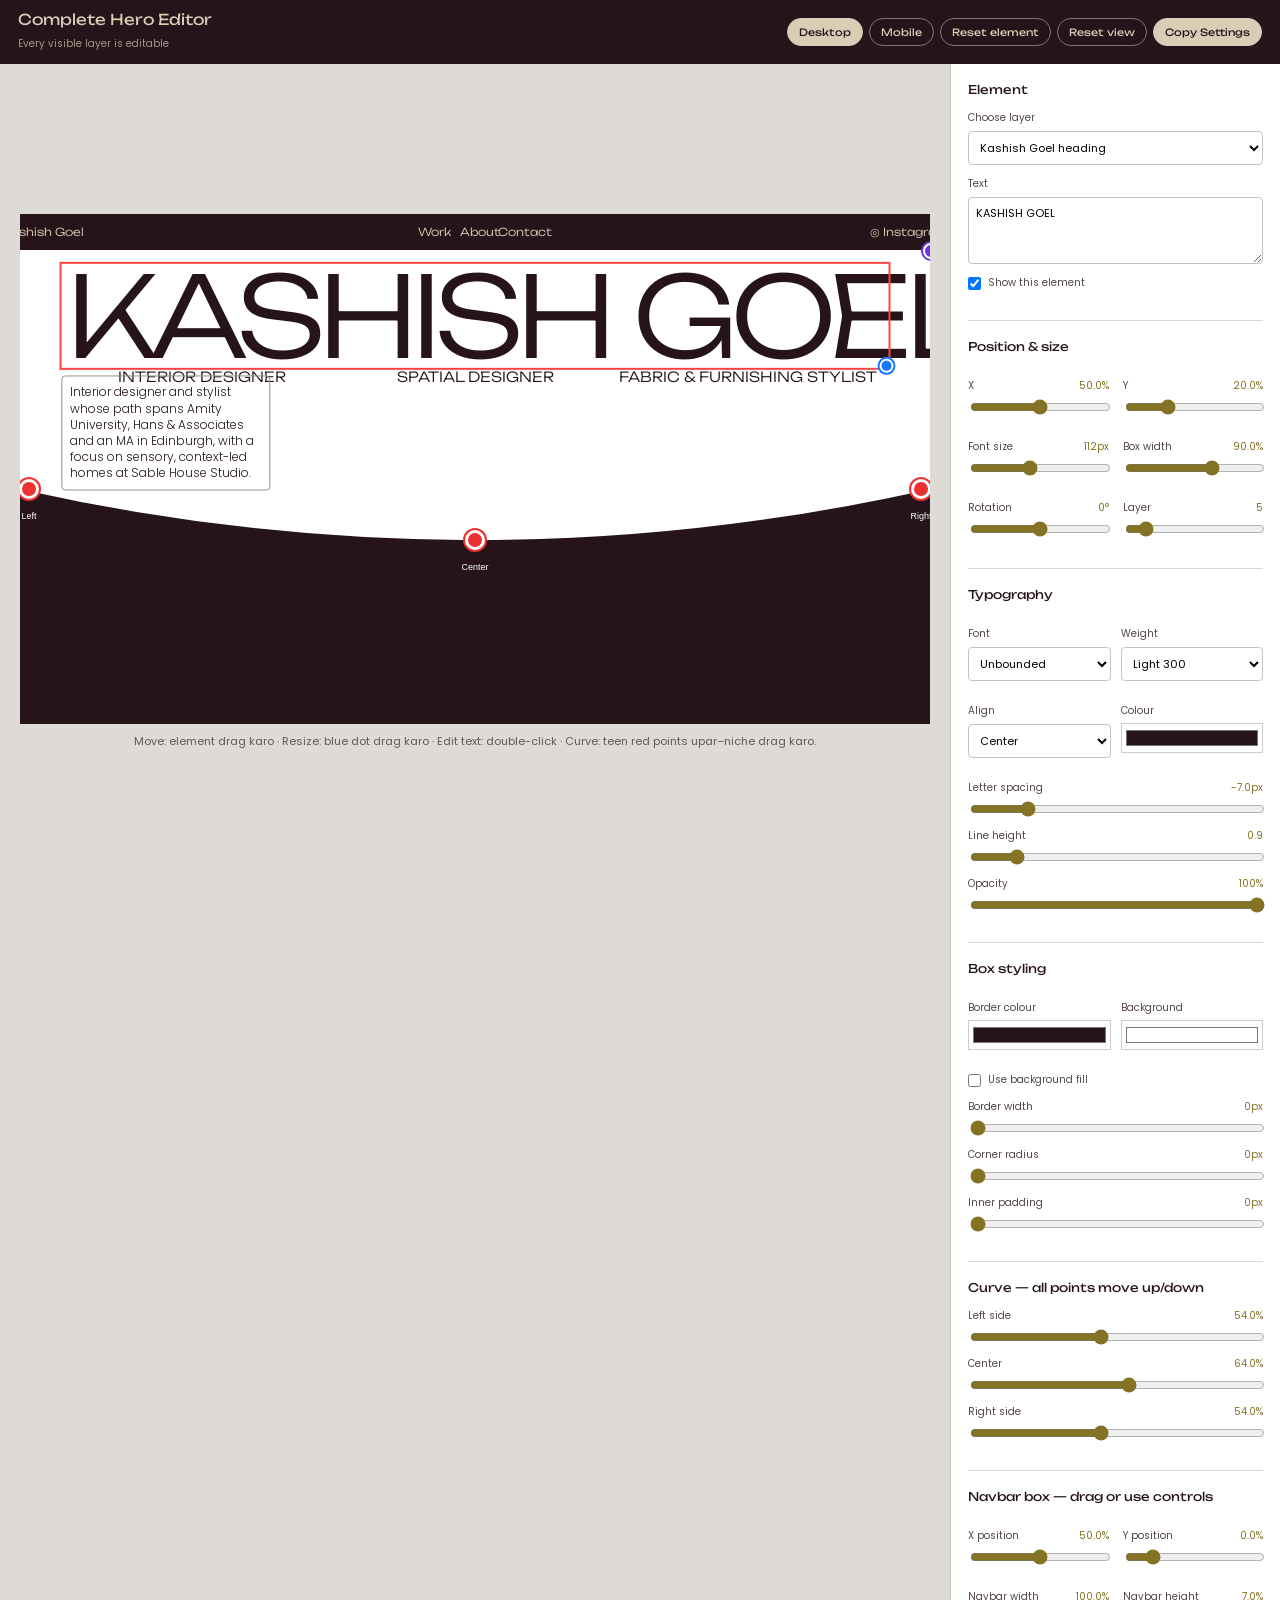
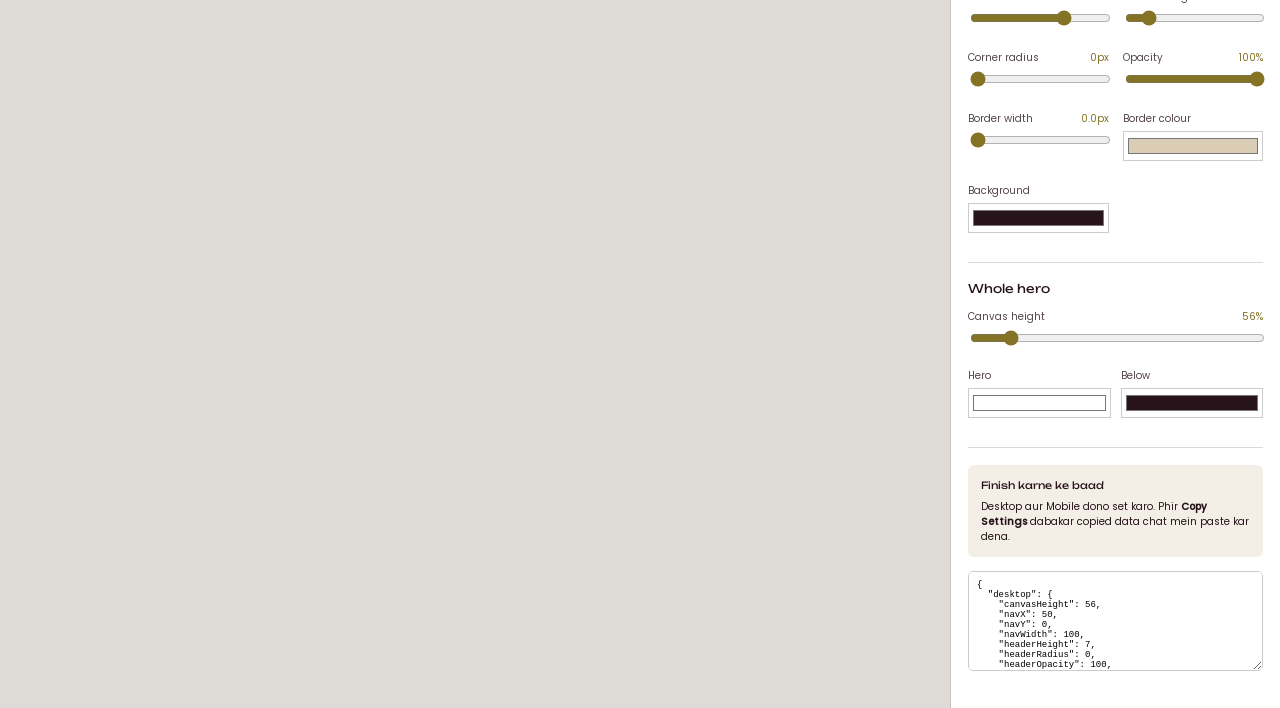
<file: hero-editor.html>
<!doctype html>
<html lang="en">
<head>
  <meta charset="utf-8">
  <meta name="viewport" content="width=device-width,initial-scale=1">
  <meta name="theme-color" content="#26141A">
  <title>Kashish Complete Hero Editor</title>
  <link rel="stylesheet" href="hero-editor.css">
  <script defer src="hero-editor.js"></script>
</head>
<body>
  <header class="editor-bar">
    <div class="editor-title"><strong>Complete Hero Editor</strong><span>Every visible layer is editable</span></div>
    <div class="editor-actions">
      <button type="button" data-device="desktop" aria-pressed="true">Desktop</button>
      <button type="button" data-device="mobile" aria-pressed="false">Mobile</button>
      <button type="button" id="reset-element">Reset element</button>
      <button type="button" id="reset-all">Reset view</button>
      <button class="primary" type="button" id="copy">Copy Settings</button>
    </div>
  </header>

  <main class="workspace">
    <section class="stage-wrap" aria-label="Editable hero preview">
      <div class="canvas-shell">
        <div class="canvas" id="canvas">
          <svg class="hero-shape" id="hero-shape" aria-hidden="true" preserveAspectRatio="none"><path id="hero-path"></path></svg>
          <div class="header-shape" id="header-shape" title="Drag navbar box to move">
            <span class="nav-box-label">Navbar box</span>
            <i class="nav-resize-handle" id="nav-resize-handle" title="Drag to resize navbar"></i>
          </div>

          <div class="editable-element" data-key="brand"><span class="content">Kashish Goel</span><i class="resize-handle"></i></div>
          <div class="editable-element" data-key="work"><span class="content">Work</span><i class="resize-handle"></i></div>
          <div class="editable-element" data-key="about"><span class="content">About</span><i class="resize-handle"></i></div>
          <div class="editable-element" data-key="contact"><span class="content">Contact</span><i class="resize-handle"></i></div>
          <div class="editable-element" data-key="instagram"><span class="content">◎ Instagram</span><i class="resize-handle"></i></div>

          <div class="editable-element" data-key="name"><span class="content">KASHISH GOEL</span><i class="resize-handle"></i></div>
          <div class="editable-element" data-key="role1"><span class="content">INTERIOR DESIGNER</span><i class="resize-handle"></i></div>
          <div class="editable-element" data-key="role2"><span class="content">SPATIAL DESIGNER</span><i class="resize-handle"></i></div>
          <div class="editable-element" data-key="role3"><span class="content">FABRIC &amp; FURNISHING STYLIST</span><i class="resize-handle"></i></div>
          <div class="editable-element" data-key="intro"><span class="content">Interior designer and stylist whose path spans Amity University, Hans &amp; Associates and an MA in Edinburgh, with a focus on sensory, context-led homes at Sable House Studio.</span><i class="resize-handle"></i></div>

          <button class="curve-handle curve-left" data-curve="curveLeft" type="button"><span>Left</span></button>
          <button class="curve-handle curve-center" data-curve="curveCenter" type="button"><span>Center</span></button>
          <button class="curve-handle curve-right" data-curve="curveRight" type="button"><span>Right</span></button>
        </div>
      </div>
      <p class="tip">Move: element drag karo · Resize: blue dot drag karo · Edit text: double-click · Curve: teen red points upar–niche drag karo.</p>
    </section>

    <aside class="panel">
      <section class="control-section">
        <h2>Element</h2>
        <label>Choose layer
          <select id="element-select">
            <optgroup label="Navbar">
              <option value="brand">Brand</option><option value="work">Work</option><option value="about">About</option><option value="contact">Contact</option><option value="instagram">Instagram</option>
            </optgroup>
            <optgroup label="Hero">
              <option value="name">Kashish Goel heading</option><option value="role1">Interior Designer</option><option value="role2">Spatial Designer</option><option value="role3">Fabric Stylist</option><option value="intro">Introduction</option>
            </optgroup>
          </select>
        </label>
        <label>Text
          <textarea id="text" rows="3"></textarea>
        </label>
        <label class="check"><input id="visible" type="checkbox"> Show this element</label>
      </section>

      <section class="control-section two-columns">
        <h2>Position &amp; size</h2>
        <label>X <output id="x-output"></output><input id="x" type="range" min="-20" max="120" step="0.1"></label>
        <label>Y <output id="y-output"></output><input id="y" type="range" min="-20" max="120" step="0.1"></label>
        <label>Font size <output id="size-output"></output><input id="size" type="range" min="5" max="260" step="1"></label>
        <label>Box width <output id="width-output"></output><input id="width" type="range" min="2" max="140" step="0.5"></label>
        <label>Rotation <output id="rotate-output"></output><input id="rotate" type="range" min="-180" max="180" step="1"></label>
        <label>Layer <output id="z-output"></output><input id="z" type="range" min="2" max="30" step="1"></label>
      </section>

      <section class="control-section">
        <h2>Typography</h2>
        <div class="field-row">
          <label>Font<select id="font"><option value="Unbounded">Unbounded</option><option value="Poppins">Poppins</option><option value="Arial">Arial</option></select></label>
          <label>Weight<select id="weight"><option value="300">Light 300</option><option value="400">Regular 400</option><option value="500">Medium 500</option></select></label>
        </div>
        <div class="field-row">
          <label>Align<select id="align"><option value="left">Left</option><option value="center">Center</option><option value="right">Right</option></select></label>
          <label>Colour<input id="color" type="color"></label>
        </div>
        <label>Letter spacing <output id="letter-output"></output><input id="letter" type="range" min="-15" max="30" step="0.1"></label>
        <label>Line height <output id="line-output"></output><input id="line" type="range" min="0.5" max="3" step="0.05"></label>
        <label>Opacity <output id="opacity-output"></output><input id="opacity" type="range" min="0" max="100" step="1"></label>
      </section>

      <section class="control-section">
        <h2>Box styling</h2>
        <div class="field-row">
          <label>Border colour<input id="borderColor" type="color"></label>
          <label>Background<input id="background" type="color"></label>
        </div>
        <label class="check"><input id="fill" type="checkbox"> Use background fill</label>
        <label>Border width <output id="border-output"></output><input id="border" type="range" min="0" max="10" step="0.5"></label>
        <label>Corner radius <output id="radius-output"></output><input id="radius" type="range" min="0" max="100" step="1"></label>
        <label>Inner padding <output id="padding-output"></output><input id="padding" type="range" min="0" max="50" step="1"></label>
      </section>

      <section class="control-section curve-controls">
        <h2>Curve — all points move up/down</h2>
        <label>Left side <output id="curveLeft-output"></output><input id="curveLeft" type="range" min="10" max="110" step="0.5"></label>
        <label>Center <output id="curveCenter-output"></output><input id="curveCenter" type="range" min="10" max="110" step="0.5"></label>
        <label>Right side <output id="curveRight-output"></output><input id="curveRight" type="range" min="10" max="110" step="0.5"></label>
      </section>

      <section class="control-section two-columns">
        <h2>Navbar box — drag or use controls</h2>
        <label>X position <output id="navX-output"></output><input id="navX" type="range" min="-20" max="120" step="0.5"></label>
        <label>Y position <output id="navY-output"></output><input id="navY" type="range" min="-20" max="100" step="0.5"></label>
        <label>Navbar width <output id="navWidth-output"></output><input id="navWidth" type="range" min="10" max="140" step="0.5"></label>
        <label>Navbar height <output id="headerHeight-output"></output><input id="headerHeight" type="range" min="2" max="40" step="0.5"></label>
        <label>Corner radius <output id="headerRadius-output"></output><input id="headerRadius" type="range" min="0" max="100" step="1"></label>
        <label>Opacity <output id="headerOpacity-output"></output><input id="headerOpacity" type="range" min="0" max="100" step="1"></label>
        <label>Border width <output id="headerBorder-output"></output><input id="headerBorder" type="range" min="0" max="10" step="0.5"></label>
        <label>Border colour<input id="headerBorderColor" type="color"></label>
        <label>Background<input id="headerBg" type="color"></label>
      </section>

      <section class="control-section">
        <h2>Whole hero</h2>
        <label>Canvas height <output id="canvasHeight-output"></output><input id="canvasHeight" type="range" min="35" max="210" step="1"></label>
        <div class="field-row">
          <label>Hero<input id="heroBg" type="color"></label>
          <label>Below<input id="pageBg" type="color"></label>
        </div>
      </section>

      <section class="control-section help">
        <strong>Finish karne ke baad</strong>
        <p>Desktop aur Mobile dono set karo. Phir <b>Copy Settings</b> dabakar copied data chat mein paste kar dena.</p>
      </section>
      <textarea id="result" class="result" readonly aria-label="Exported settings"></textarea>
    </aside>
  </main>
</body>
</html>
</file>
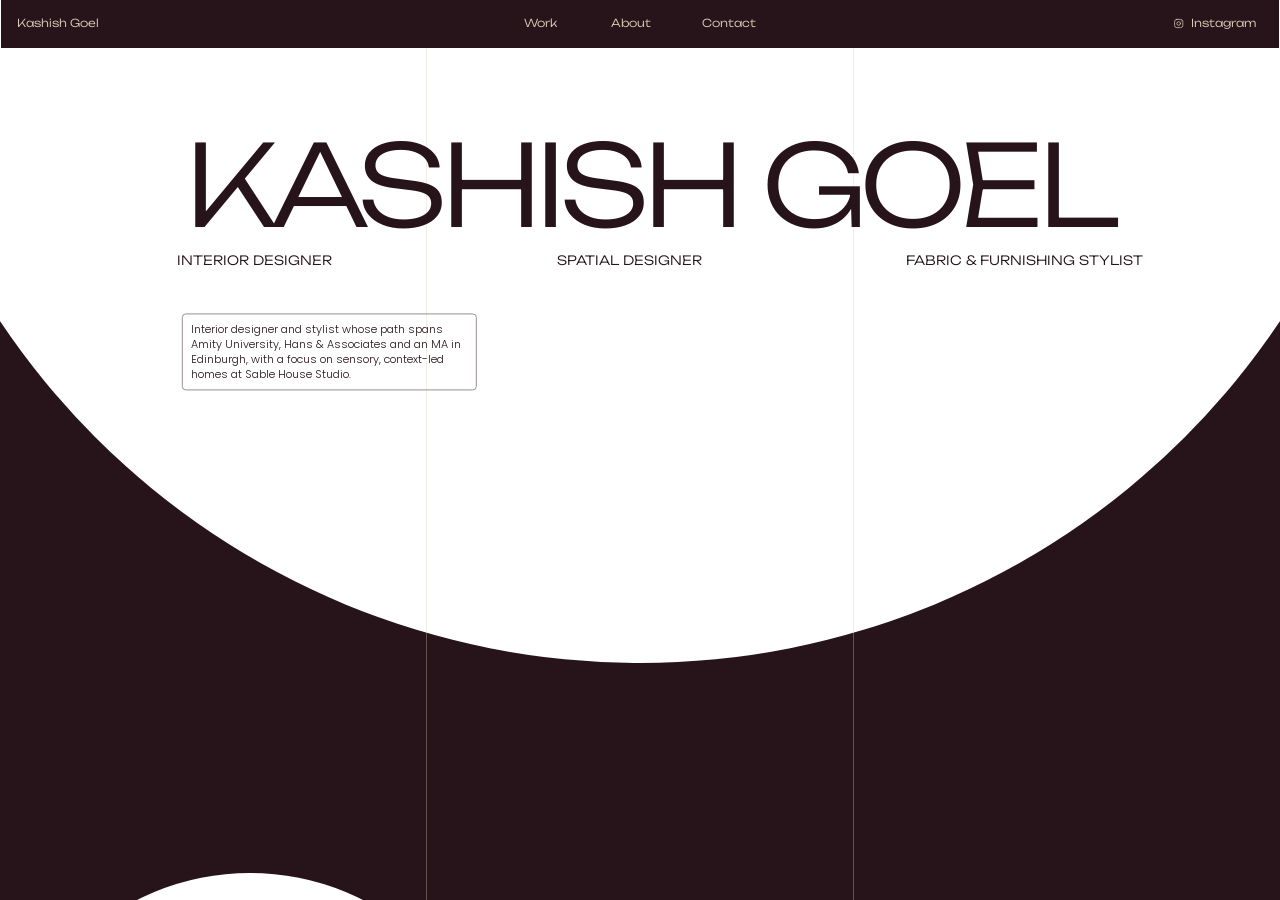
<file: START-HERE.html>
<!doctype html>
<html lang="en">
<head>
  <meta charset="utf-8">
  <meta name="viewport" content="width=device-width,initial-scale=1">
  <meta http-equiv="refresh" content="0; url=index.html">
  <title>Opening Kashish Goel Portfolio…</title>
</head>
<body>
  <p><a href="index.html">Open Kashish Goel Portfolio</a></p>
</body>
</html>
</file>
<file: hero-editor.css>
@font-face{font-family:Unbounded;src:url("assets/fonts/unbounded-300.ttf");font-weight:300}@font-face{font-family:Unbounded;src:url("assets/fonts/unbounded-400.ttf");font-weight:400}@font-face{font-family:Unbounded;src:url("assets/fonts/unbounded-500.ttf");font-weight:500}@font-face{font-family:Poppins;src:url("assets/fonts/poppins-300.ttf");font-weight:300}@font-face{font-family:Poppins;src:url("assets/fonts/poppins-400.ttf");font-weight:400}@font-face{font-family:Poppins;src:url("assets/fonts/poppins-500.ttf");font-weight:500}*{box-sizing:border-box}html,body{margin:0;min-height:100%;background:#dedbd6;color:#26141a;font-family:Poppins,Arial,sans-serif}.editor-bar{min-height:64px;padding:10px 18px;background:#26141a;color:#dbccb5;display:flex;align-items:center;justify-content:space-between;gap:16px;position:sticky;top:0;z-index:50}.editor-title strong{font:400 15px Unbounded,sans-serif;display:block}.editor-title span{font-size:10px;opacity:.7}.editor-actions{display:flex;gap:6px;flex-wrap:wrap;justify-content:flex-end}.editor-actions button{border:1px solid #87746d;background:transparent;color:#dbccb5;border-radius:999px;padding:7px 11px;font:400 10px Unbounded,sans-serif;cursor:pointer}.editor-actions button[aria-pressed="true"],.editor-actions .primary{background:#dbccb5;color:#26141a;border-color:#dbccb5}.workspace{display:grid;grid-template-columns:minmax(0,1fr) 330px;min-height:calc(100vh - 64px)}.stage-wrap{min-width:0;padding:20px;display:flex;flex-direction:column;justify-content:center;position:sticky;top:64px;height:calc(100vh - 64px)}.canvas-shell{width:100%;max-height:calc(100vh - 115px);overflow:auto;display:flex;justify-content:center;align-items:flex-start}.canvas{position:relative;width:min(100%,1400px);height:56.25vw;max-height:none;background:#26141a;overflow:hidden;box-shadow:0 18px 60px #26141a30;flex:none}.canvas.mobile{width:min(100%,430px)}.hero-shape{position:absolute;inset:0;width:100%;height:100%;z-index:1;pointer-events:none}.header-shape{position:absolute;z-index:4;left:0;right:0;top:0;height:var(--header-height);background:var(--header-bg);pointer-events:none}.editable-element{position:absolute;z-index:var(--z);left:var(--x);top:var(--y);width:var(--w);padding:var(--padding);border:var(--border) solid var(--border-color);border-radius:var(--radius);background:var(--background);color:var(--color);font-family:var(--font),sans-serif;font-size:var(--size);font-weight:var(--weight);line-height:var(--line);letter-spacing:var(--letter);text-align:var(--align);opacity:var(--opacity);transform:translate(-50%,-50%) rotate(var(--rotate));cursor:grab;touch-action:none;user-select:none;outline:0;white-space:var(--white-space)}.editable-element:active{cursor:grabbing}.editable-element.selected{outline:2px solid #ff4545;outline-offset:4px}.editable-element.hidden-layer{opacity:.18!important;border:1px dashed #ff4545!important}.editable-element .content[contenteditable="true"]{display:block;cursor:text;user-select:text;background:#fff6c7;color:#26141a}.resize-handle{display:none;position:absolute;right:-9px;bottom:-9px;width:14px;height:14px;border:2px solid white;border-radius:50%;background:#1677ff;box-shadow:0 0 0 2px #1677ff;cursor:nwse-resize;touch-action:none}.editable-element.selected .resize-handle{display:block}.curve-handle{position:absolute;z-index:40;width:20px;height:20px;border:3px solid white;border-radius:50%;background:#ed3030;transform:translate(-50%,-50%);cursor:ns-resize;touch-action:none;box-shadow:0 0 0 2px #ed3030}.curve-left{left:1%;top:var(--curve-left)}.curve-center{left:50%;top:var(--curve-center)}.curve-right{left:99%;top:var(--curve-right)}.curve-handle span{position:absolute;left:50%;top:26px;transform:translateX(-50%);background:#26141a;color:#fff;padding:3px 5px;border-radius:3px;font:9px Arial,sans-serif;white-space:nowrap}.tip{text-align:center;font-size:11px;margin:9px 0 0;color:#66565c}.panel{background:#fff;border-left:1px solid #c8c2be;padding:0 17px 30px;overflow:auto}.control-section{padding:18px 0;border-bottom:1px solid #ddd8d4}.control-section h2{font:400 12px Unbounded,sans-serif;margin:0 0 13px}.control-section label{font-size:10px;display:block;margin:11px 0;color:#54464b}.control-section output{float:right;color:#847225}.control-section input[type="range"]{display:block;width:100%;accent-color:#847225;margin-top:5px}.control-section input[type="color"]{display:block;width:100%;height:30px;padding:2px;border:1px solid #ccc;background:white;margin-top:4px}.control-section select,.control-section textarea{display:block;width:100%;border:1px solid #c9c1bd;border-radius:4px;background:#fff;padding:7px;font:11px Poppins,sans-serif;margin-top:5px}.control-section textarea{resize:vertical}.control-section .check{display:flex;align-items:center;gap:7px}.control-section .check input{margin:0}.two-columns{display:grid;grid-template-columns:1fr 1fr;gap:0 14px}.two-columns h2{grid-column:1/-1}.field-row{display:grid;grid-template-columns:repeat(2,minmax(0,1fr));gap:10px}.field-row:has(label:nth-child(3)){grid-template-columns:repeat(3,minmax(0,1fr))}.help{font-size:10px;line-height:1.5;background:#f3eee6;padding:13px;margin-top:17px;border:0;border-radius:6px}.help strong{font-family:Unbounded,sans-serif;font-weight:400}.help p{margin:6px 0 0}.result{width:100%;height:100px;margin-top:14px;border:1px solid #ccc;border-radius:5px;padding:8px;font:9px Consolas,monospace;resize:vertical}.toast{position:fixed;left:50%;bottom:24px;transform:translateX(-50%);background:#26141a;color:#dbccb5;padding:10px 16px;border-radius:999px;font-size:12px;z-index:99}@media(max-width:950px){.editor-bar{align-items:flex-start}.workspace{display:block}.stage-wrap{position:relative;top:0;height:auto;padding:10px}.panel{border-left:0;border-top:1px solid #c8c2be}.canvas-shell{justify-content:flex-start;max-height:72vh}.canvas:not(.mobile){min-width:820px}.tip{text-align:left}.editor-actions button{padding:6px 8px}}
.header-shape{left:var(--nav-left)!important;right:auto!important;top:var(--nav-top)!important;width:var(--nav-width)!important;height:var(--nav-height)!important;transform:translateX(-50%);background:var(--header-bg)!important;border:var(--nav-border) solid var(--nav-border-color);border-radius:var(--nav-radius);opacity:var(--nav-opacity);pointer-events:auto!important;cursor:move;touch-action:none}.nav-box-label{position:absolute;left:8px;bottom:-20px;background:#6d36d8;color:#fff;border-radius:3px;padding:2px 5px;font:9px Arial,sans-serif;opacity:0;transition:opacity .2s}.header-shape:hover .nav-box-label{opacity:1}.nav-resize-handle{position:absolute;right:-9px;bottom:-9px;width:16px;height:16px;background:#6d36d8;border:2px solid #fff;border-radius:50%;box-shadow:0 0 0 2px #6d36d8;cursor:nwse-resize;z-index:2}.header-shape:hover{outline:2px dashed #6d36d8;outline-offset:-2px}
</file>
